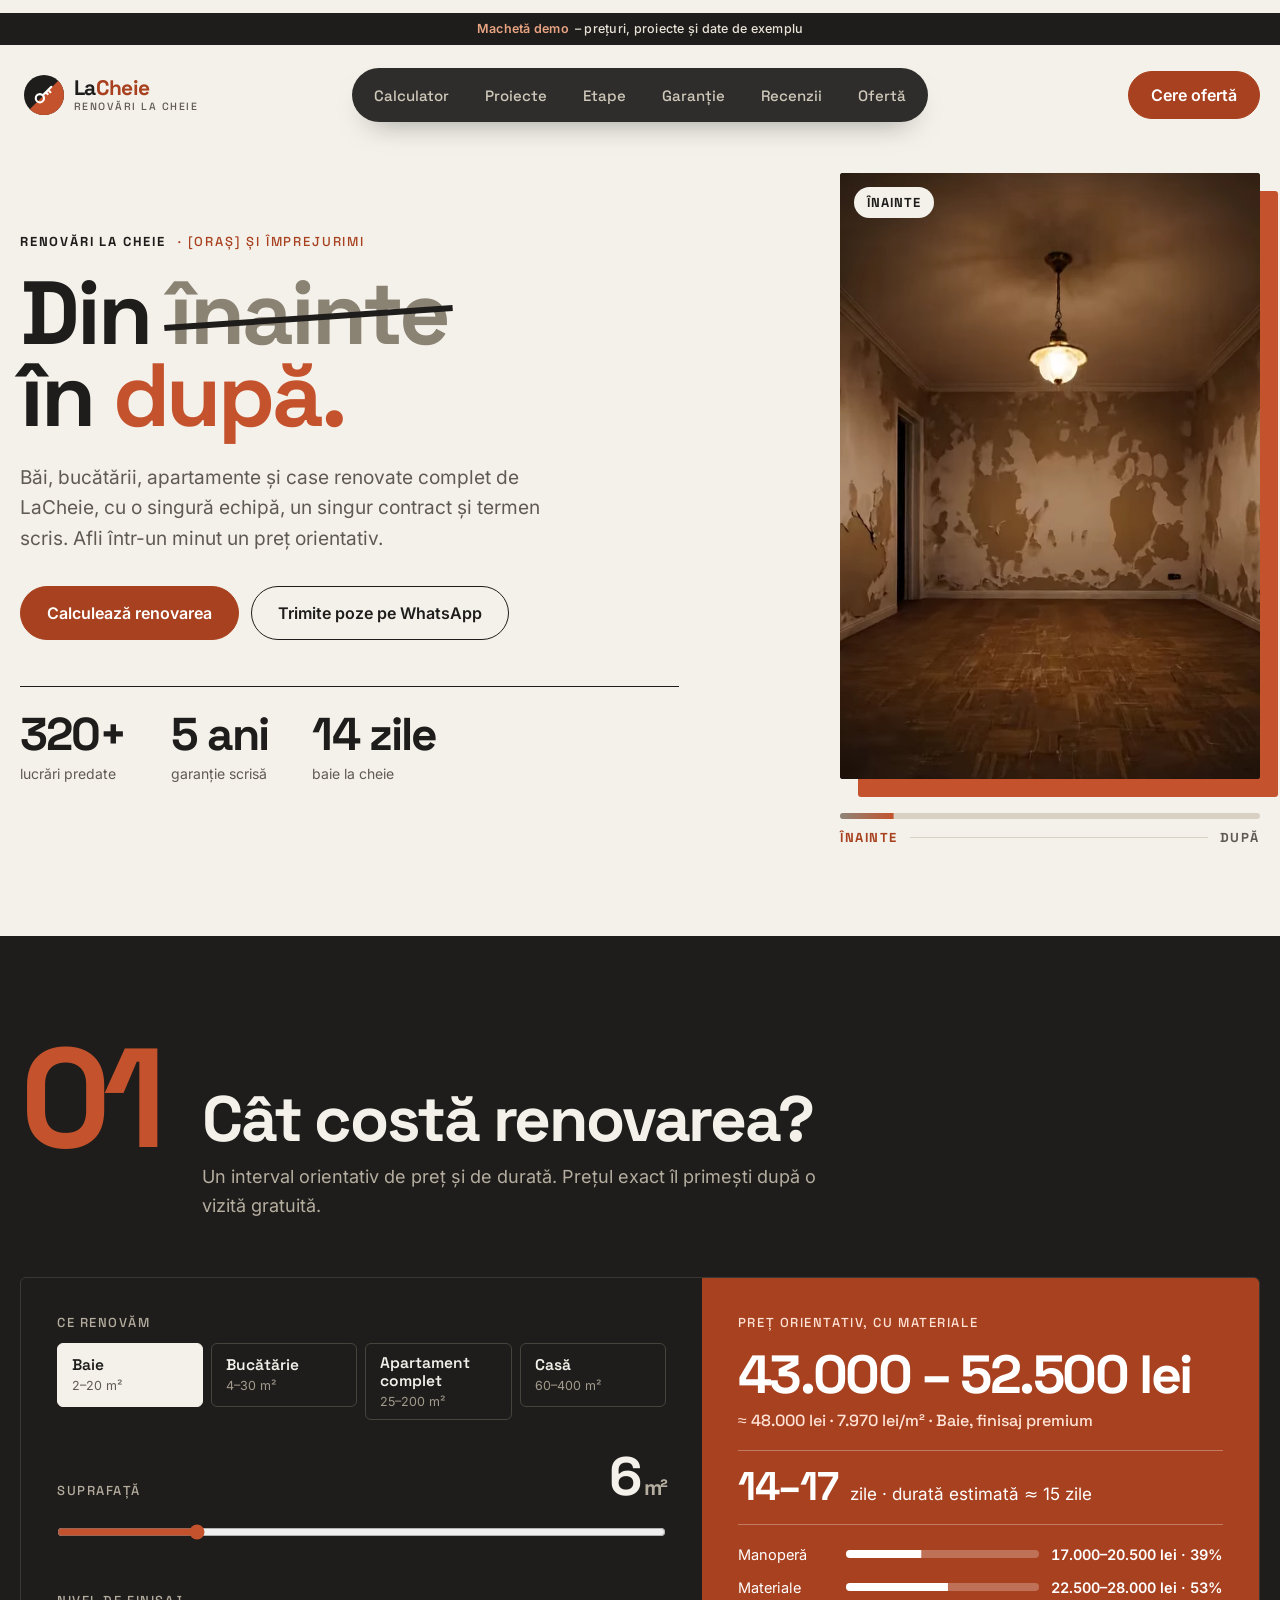
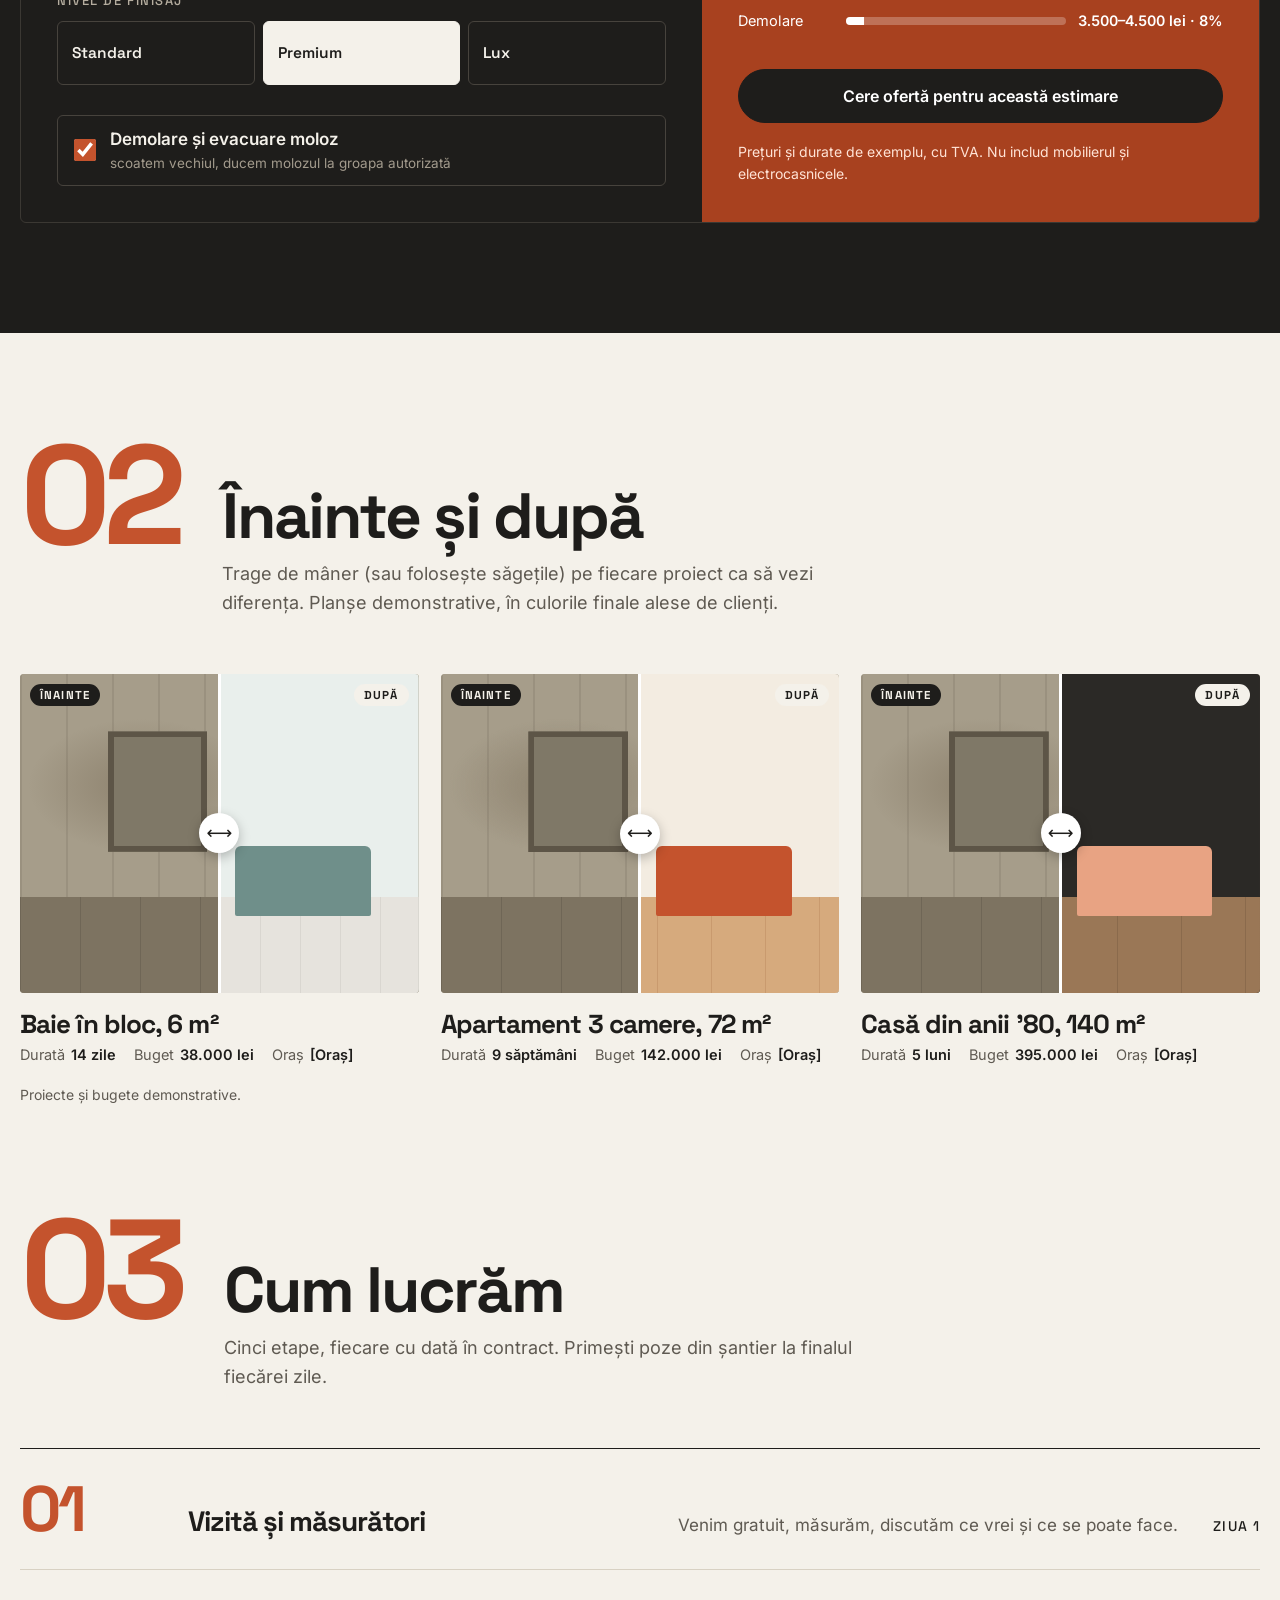
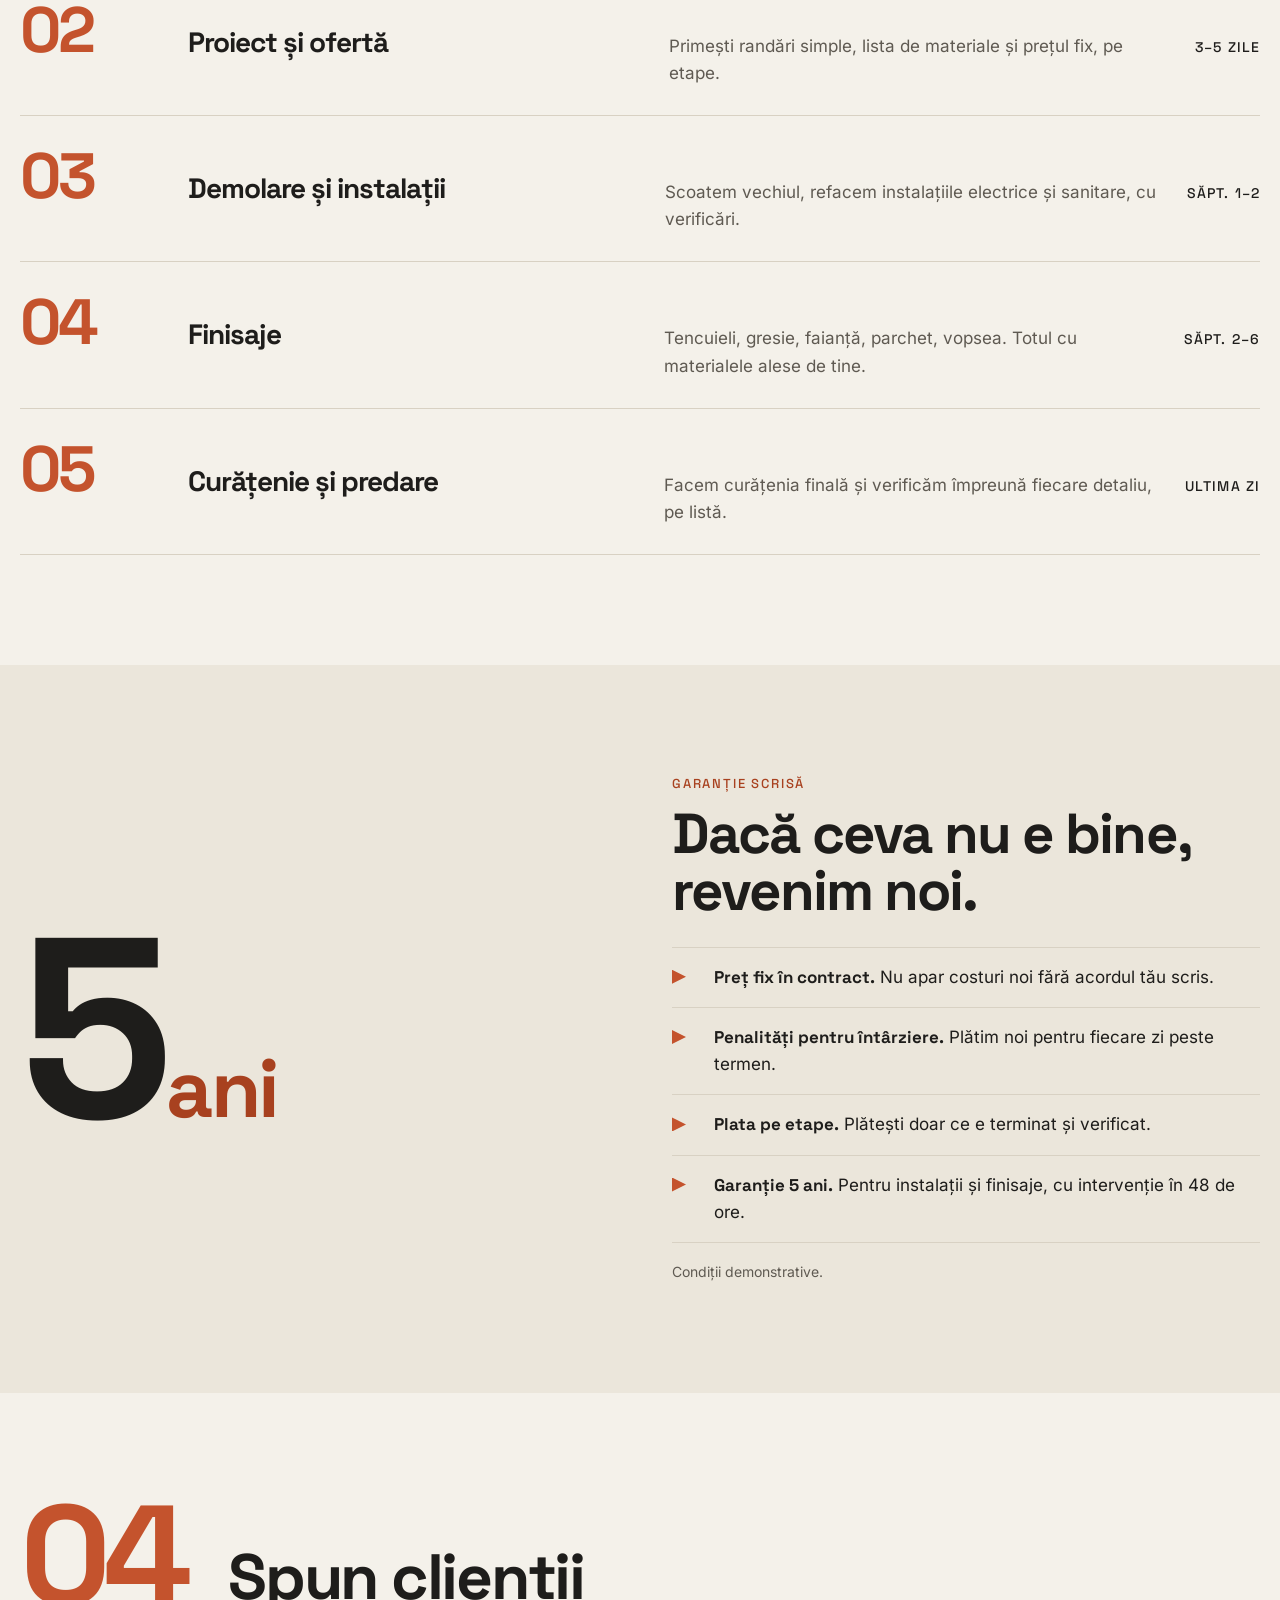
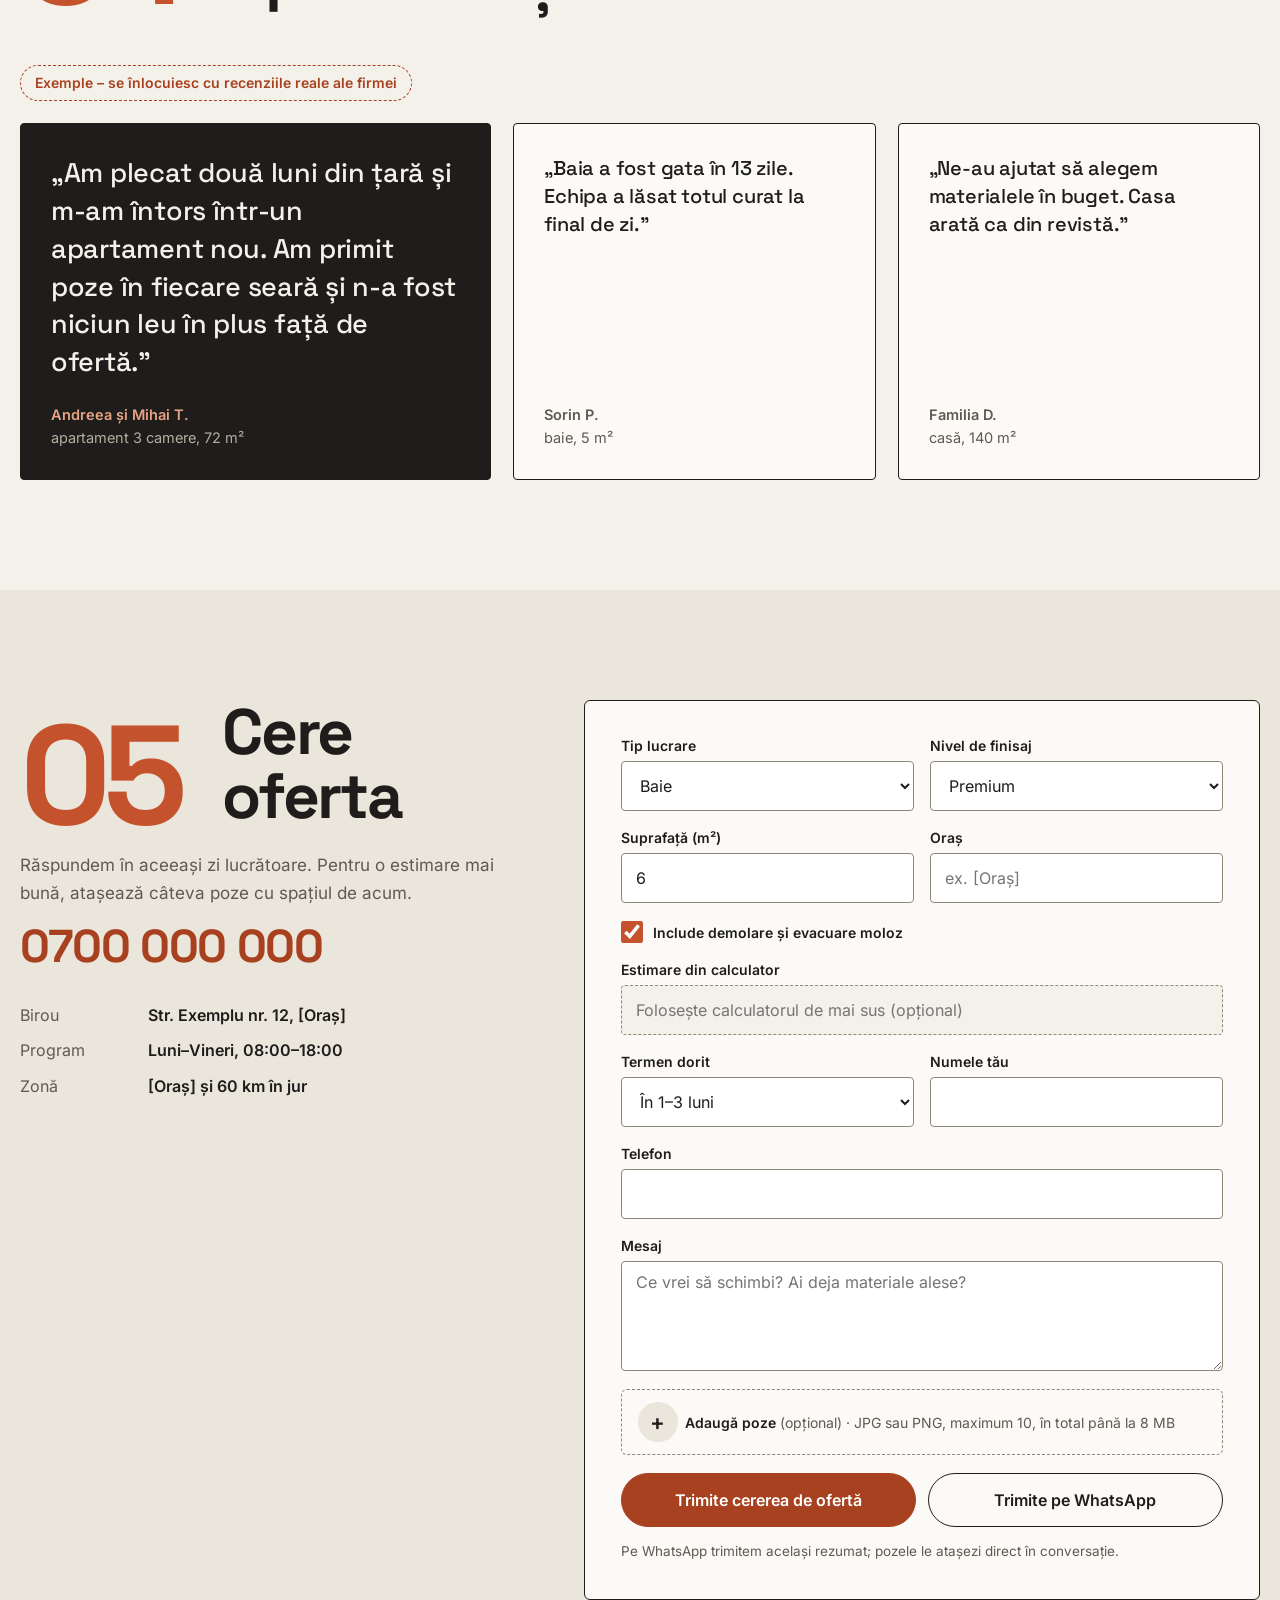
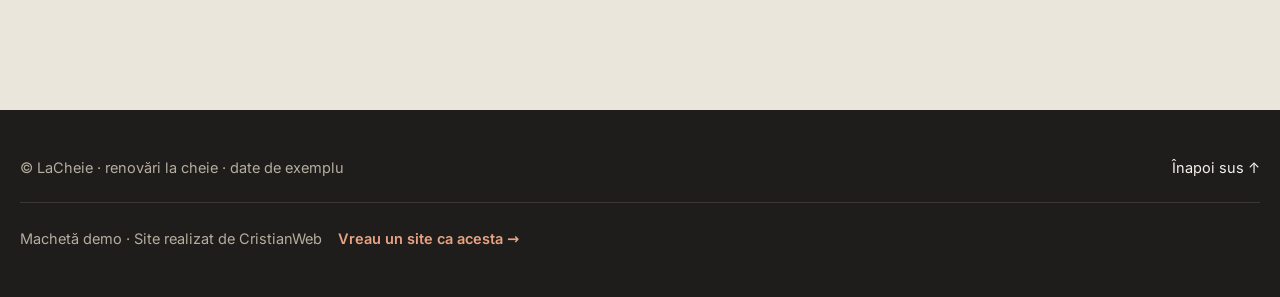
<file: site/index.html>
<!doctype html>
<html lang="ro">
<head>
<meta charset="utf-8">
<meta name="viewport" content="width=device-width,initial-scale=1,viewport-fit=cover">
<title>LaCheie — renovări la cheie</title>
<meta name="description" content="LaCheie – renovări la cheie pentru băi, bucătării, apartamente și case: calculator de preț orientativ, proiecte înainte/după, garanție 5 ani și cerere de ofertă cu poze.">
<meta name="robots" content="noindex,nofollow">
<meta name="theme-color" content="#1e1d1b">
<link rel="icon" href="img/favicon.svg" type="image/svg+xml">
<link rel="preload" href="fonts/space-grotesk-latin.woff2" as="font" type="font/woff2" crossorigin>
<link rel="preload" href="fonts/inter-latin.woff2" as="font" type="font/woff2" crossorigin>
<link rel="preload" href="img/clip1.webp" as="image" fetchpriority="high">
<link rel="stylesheet" href="css/style.css">
</head>
<body>
<p class="demo-bar"><span><b>Machetă demo</b>– prețuri, proiecte și date de exemplu</span></p>

<header class="hdr"><div class="wrap">
<a class="logo" href="#acasa" aria-label="LaCheie – renovări la cheie, începutul paginii"><span class="mark" aria-hidden="true"><svg viewBox="0 0 24 24" fill="none" stroke="currentColor" stroke-width="2.3" stroke-linecap="round" stroke-linejoin="round"><circle cx="7.5" cy="15.5" r="4.5"/><path d="M10.7 12.3 20 3M16.5 6.5l2.5 2.5M14 9l2 2"/></svg></span><span class="w"><b>La<span>Cheie</span></b><small>renovări la cheie</small></span></a>
<nav class="pill" id="meniu" aria-label="Meniu"><a href="#calculator">Calculator</a><a href="#proiecte">Proiecte</a><a href="#etape">Etape</a><a href="#garantie">Garanție</a><a href="#recenzii">Recenzii</a><a href="#oferta">Ofertă</a></nav>
<a class="btn cta" href="#oferta">Cere ofertă</a>
</div></header>

<main>
<section class="hero" id="acasa"><div class="wrap">
<div class="copy">
<p class="kick"><b>Renovări la cheie</b><span class="loc"> · [Oraș] și împrejurimi</span></p>
<h1>Din <s>înainte</s><br>în <em>după.</em></h1>
<p class="lead">Băi, bucătării, apartamente și case renovate complet de LaCheie, cu o singură echipă, un singur contract și termen scris. Afli într-un minut un preț orientativ.</p>
<div class="acts"><a class="btn btn-t" href="#calculator">Calculează renovarea</a><a class="btn btn-l" href="https://wa.me/40700000000" data-wa="hero" target="_blank" rel="noopener">Trimite poze pe WhatsApp</a></div>
<dl class="figs"><div><dt>lucrări predate</dt><dd>320+</dd></div><div><dt>garanție scrisă</dt><dd>5 ani</dd></div><div><dt>baie la cheie</dt><dd>14 zile</dd></div></dl>
</div>
<div class="view">
<figure class="frame" style="margin:0"><video muted loop playsinline preload="none" poster="img/clip1.webp" width="720" height="1038" aria-hidden="true" id="hero-video"><source data-src="img/clip1.webm" type="video/webm"><source data-src="img/clip1.mp4" type="video/mp4"></video><figcaption class="phase" id="phase">Înainte</figcaption></figure>
<div class="prog" aria-hidden="true"><div class="track"><div class="fill" id="prog-fill"></div></div><div class="labels"><span class="on" data-lbl="0">Înainte</span><i></i><span data-lbl="1">După</span></div></div>
</div>
</div></section>

<section class="calc" id="calculator"><div class="wrap">
<div class="sh"><span class="no">01</span><h2>Cât costă renovarea?</h2><p>Un interval orientativ de preț și de durată. Prețul exact îl primești după o vizită gratuită.</p></div>
<div class="calc-grid">
<form class="ctl" id="calc" aria-label="Calculator orientativ">
<fieldset><legend>Ce renovăm</legend>
<div class="opts">
<label class="opt"><input type="radio" name="tip" value="baie" checked><span>Baie<small>2–20 m²</small></span></label>
<label class="opt"><input type="radio" name="tip" value="bucatarie"><span>Bucătărie<small>4–30 m²</small></span></label>
<label class="opt"><input type="radio" name="tip" value="apartament"><span>Apartament complet<small>25–200 m²</small></span></label>
<label class="opt"><input type="radio" name="tip" value="casa"><span>Casă<small>60–400 m²</small></span></label>
</div></fieldset>
<div><div class="area"><label class="lbl" for="mp" style="margin:0">Suprafață</label><output id="mp-out" for="mp">6<small>m²</small></output></div>
<input type="range" id="mp" name="mp" min="2" max="20" step="1" value="6" aria-valuetext="6 metri pătrați"></div>
<fieldset><legend>Nivel de finisaj</legend>
<div class="opts three">
<label class="opt"><input type="radio" name="fin" value="standard"><span>Standard</span></label>
<label class="opt"><input type="radio" name="fin" value="premium" checked><span>Premium</span></label>
<label class="opt"><input type="radio" name="fin" value="lux"><span>Lux</span></label>
</div></fieldset>
<label class="chk"><input type="checkbox" name="demolare" checked><span>Demolare și evacuare moloz<small>scoatem vechiul, ducem molozul la groapa autorizată</small></span></label>
</form>
<div class="out">
<div aria-live="polite" aria-atomic="true" style="display:contents">
<p class="lbl">Preț orientativ, cu materiale</p>
<p class="rng" id="r-rng">—<small>—</small></p>
<p class="dur"><b id="r-dur">—</b><span id="r-dur2">durată estimată</span></p>
</div>
<ul class="split" id="r-split" aria-label="Defalcare estimativă"></ul>
<a class="btn" href="#oferta" data-to-offer>Cere ofertă pentru această estimare</a>
<p class="note">Prețuri și durate de exemplu, cu TVA. Nu includ mobilierul și electrocasnicele.</p>
</div>
</div>
</div></section>

<section id="proiecte"><div class="wrap">
<div class="sh"><span class="no">02</span><h2>Înainte și după</h2><p>Trage de mâner (sau folosește săgețile) pe fiecare proiect ca să vezi diferența. Planșe demonstrative, în culorile finale alese de clienți.</p></div>
<div class="proj">
<article><div class="cmp" style="--wall:#e9efec;--floor:repeating-linear-gradient(90deg,#d9d6d0 0 1px,#e6e3dd 1px 40px);--acc:#6f8f8a"><div class="bef"></div><div class="aft"><i></i></div><span class="tagb">Înainte</span><span class="taga">După</span><span class="line"></span><input type="range" min="0" max="100" step="1" value="50" aria-label="Compară înainte și după: baie în bloc, 6 m²" data-cmp></div>
<h3>Baie în bloc, 6 m²</h3><dl><div><dt>Durată</dt><dd>14 zile</dd></div><div><dt>Buget</dt><dd>38.000 lei</dd></div><div><dt>Oraș</dt><dd>[Oraș]</dd></div></dl></article>
<article><div class="cmp" style="--wall:#f3ece1;--acc:#c4532d"><div class="bef"></div><div class="aft"><i></i></div><span class="tagb">Înainte</span><span class="taga">După</span><span class="line"></span><input type="range" min="0" max="100" step="1" value="50" aria-label="Compară înainte și după: apartament 3 camere, 72 m²" data-cmp></div>
<h3>Apartament 3 camere, 72 m²</h3><dl><div><dt>Durată</dt><dd>9 săptămâni</dd></div><div><dt>Buget</dt><dd>142.000 lei</dd></div><div><dt>Oraș</dt><dd>[Oraș]</dd></div></dl></article>
<article><div class="cmp" style="--wall:#2b2926;--floor:repeating-linear-gradient(90deg,#8a6a4c 0 1px,#9a7756 1px 64px);--acc:#e8a383"><div class="bef"></div><div class="aft"><i></i></div><span class="tagb">Înainte</span><span class="taga">După</span><span class="line"></span><input type="range" min="0" max="100" step="1" value="50" aria-label="Compară înainte și după: casă din anii ’80, 140 m²" data-cmp></div>
<h3>Casă din anii ’80, 140 m²</h3><dl><div><dt>Durată</dt><dd>5 luni</dd></div><div><dt>Buget</dt><dd>395.000 lei</dd></div><div><dt>Oraș</dt><dd>[Oraș]</dd></div></dl></article>
</div>
<p class="note">Proiecte și bugete demonstrative.</p>
</div></section>

<section id="etape" style="padding-top:0"><div class="wrap">
<div class="sh"><span class="no">03</span><h2>Cum lucrăm</h2><p>Cinci etape, fiecare cu dată în contract. Primești poze din șantier la finalul fiecărei zile.</p></div>
<ol class="steps">
<li><h3>Vizită și măsurători</h3><p>Venim gratuit, măsurăm, discutăm ce vrei și ce se poate face.</p><span>Ziua 1</span></li>
<li><h3>Proiect și ofertă</h3><p>Primești randări simple, lista de materiale și prețul fix, pe etape.</p><span>3–5 zile</span></li>
<li><h3>Demolare și instalații</h3><p>Scoatem vechiul, refacem instalațiile electrice și sanitare, cu verificări.</p><span>Săpt. 1–2</span></li>
<li><h3>Finisaje</h3><p>Tencuieli, gresie, faianță, parchet, vopsea. Totul cu materialele alese de tine.</p><span>Săpt. 2–6</span></li>
<li><h3>Curățenie și predare</h3><p>Facem curățenia finală și verificăm împreună fiecare detaliu, pe listă.</p><span>Ultima zi</span></li>
</ol>
</div></section>

<section class="gar" id="garantie"><div class="wrap gar-grid">
<p class="big" aria-label="5 ani garanție">5<span>ani</span></p>
<div><p class="kick">Garanție scrisă</p><h2 style="font-size:clamp(36px,4.4vw,60px);margin-top:14px">Dacă ceva nu e bine, revenim noi.</h2>
<ul><li><div><b>Preț fix în contract.</b> Nu apar costuri noi fără acordul tău scris.</div></li><li><div><b>Penalități pentru întârziere.</b> Plătim noi pentru fiecare zi peste termen.</div></li><li><div><b>Plata pe etape.</b> Plătești doar ce e terminat și verificat.</div></li><li><div><b>Garanție 5 ani.</b> Pentru instalații și finisaje, cu intervenție în 48 de ore.</div></li></ul>
<p class="note">Condiții demonstrative.</p></div>
</div></section>

<section id="recenzii"><div class="wrap">
<div class="sh"><span class="no">04</span><h2>Spun clienții</h2></div>
<p class="rev-tag">Exemple – se înlocuiesc cu recenziile reale ale firmei</p>
<div class="revs">
<figure><blockquote>„Am plecat două luni din țară și m-am întors într-un apartament nou. Am primit poze în fiecare seară și n-a fost niciun leu în plus față de ofertă.”</blockquote><figcaption><b>Andreea și Mihai T.</b>apartament 3 camere, 72 m²</figcaption></figure>
<figure><blockquote>„Baia a fost gata în 13 zile. Echipa a lăsat totul curat la final de zi.”</blockquote><figcaption><b>Sorin P.</b>baie, 5 m²</figcaption></figure>
<figure><blockquote>„Ne-au ajutat să alegem materialele în buget. Casa arată ca din revistă.”</blockquote><figcaption><b>Familia D.</b>casă, 140 m²</figcaption></figure>
</div>
</div></section>

<section id="oferta" style="background:var(--paper2)"><div class="wrap of-grid">
<div class="ct">
<div class="sh" style="grid-template-columns:auto 1fr;margin-bottom:24px"><span class="no">05</span><h2>Cere oferta</h2></div>
<p style="color:var(--muted);margin:0 0 10px">Răspundem în aceeași zi lucrătoare. Pentru o estimare mai bună, atașează câteva poze cu spațiul de acum.</p>
<a class="tel" href="tel:+40700000000">0700 000 000</a>
<dl><dt>Birou</dt><dd>Str. Exemplu nr. 12, [Oraș]</dd><dt>Program</dt><dd>Luni–Vineri, 08:00–18:00</dd><dt>Zonă</dt><dd>[Oraș] și 60 km în jur</dd></dl>
</div>
<div id="oferta-box">
<form class="form" id="oferta-form" name="renovari-lacheie" method="POST" action="/multumim.html" data-netlify="true" netlify-honeypot="bot-field" enctype="multipart/form-data" aria-label="Cerere de ofertă LaCheie">
<input type="hidden" name="form-name" value="renovari-lacheie">
<p class="hp" aria-hidden="true"><label>Nu completa acest câmp<input name="bot-field" tabindex="-1" autocomplete="off"></label></p>
<div class="row"><label>Tip lucrare<select name="tip" id="f-tip"><option value="Baie">Baie</option><option value="Bucătărie">Bucătărie</option><option value="Apartament complet">Apartament complet</option><option value="Casă">Casă</option></select></label>
<label>Nivel de finisaj<select name="nivel" id="f-nivel"><option value="Standard">Standard</option><option value="Premium" selected>Premium</option><option value="Lux">Lux</option></select></label></div>
<div class="row"><label>Suprafață (m²)<input name="suprafata" id="f-mp" type="number" min="1" max="1000" inputmode="numeric" value="6" required></label>
<label>Oraș<input name="oras" id="f-oras" placeholder="ex. [Oraș]" autocomplete="address-level2" required></label></div>
<label class="chk2"><input type="checkbox" name="demolare" id="f-dem" value="Da" checked>Include demolare și evacuare moloz</label>
<label>Estimare din calculator<input name="estimare" id="f-est" readonly placeholder="Folosește calculatorul de mai sus (opțional)"></label>
<div class="row"><label>Termen dorit<select name="termen" id="f-termen"><option>Cât mai repede</option><option selected>În 1–3 luni</option><option>În 3–6 luni</option><option>Sunt flexibil</option></select></label>
<label>Numele tău<input name="nume" id="f-nume" autocomplete="name" required></label></div>
<label>Telefon<input name="telefon" id="f-tel" type="tel" autocomplete="tel" required></label>
<label>Mesaj<textarea name="mesaj" id="f-msg" placeholder="Ce vrei să schimbi? Ai deja materiale alese?"></textarea></label>
<label class="file" id="f-filebox"><b aria-hidden="true">+</b><span id="f-files"><strong style="color:var(--coal)">Adaugă poze</strong> (opțional) · JPG sau PNG, maximum 10, în total până la 8 MB</span><input type="file" name="poza1" accept="image/jpeg,image/png,.jpg,.jpeg,.png" multiple id="f-poze" aria-describedby="f-err"></label>
<p class="ferr" id="f-err" role="alert"></p>
<div hidden><input type="file" name="poza2" tabindex="-1"><input type="file" name="poza3" tabindex="-1"><input type="file" name="poza4" tabindex="-1"><input type="file" name="poza5" tabindex="-1"><input type="file" name="poza6" tabindex="-1"><input type="file" name="poza7" tabindex="-1"><input type="file" name="poza8" tabindex="-1"><input type="file" name="poza9" tabindex="-1"><input type="file" name="poza10" tabindex="-1"></div>
<div class="acts"><button class="btn btn-t" type="submit" id="f-send">Trimite cererea de ofertă</button><a class="btn btn-l" href="https://wa.me/40700000000" id="f-wa" target="_blank" rel="noopener">Trimite pe WhatsApp</a></div>
<p class="small">Pe WhatsApp trimitem același rezumat; pozele le atașezi direct în conversație.</p>
</form>
</div>
</div></section>
</main>

<footer class="foot"><div class="wrap">
<span>© LaCheie · renovări la cheie · date de exemplu</span><a href="#acasa">Înapoi sus ↑</a>
<p class="made" style="margin:0"><span>Machetă demo · Site realizat de CristianWeb</span><a href="https://cristianweb.ro" target="_blank" rel="noopener">Vreau un site ca acesta →</a></p>
</div></footer>

<nav class="dock" aria-label="Contact rapid"><a class="d-call" href="tel:+40700000000">Sună acum</a><a class="d-wa" href="https://wa.me/40700000000" data-wa="dock" target="_blank" rel="noopener">WhatsApp</a></nav>
<script src="js/data.js" defer></script>
<script src="js/app.js" defer></script>
</body>
</html>
</file>
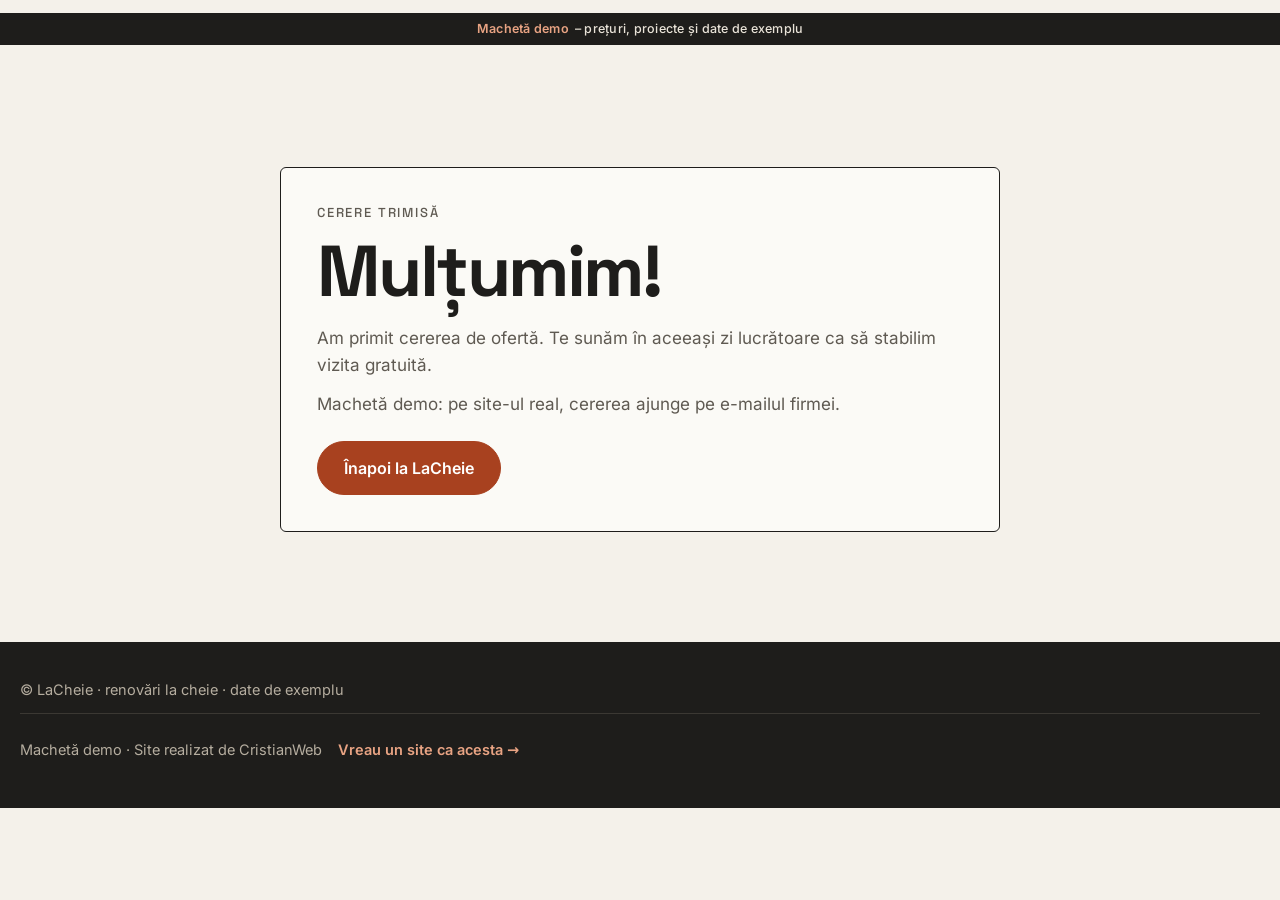
<file: site/multumim.html>
<!doctype html>
<html lang="ro">
<head>
<meta charset="utf-8">
<meta name="viewport" content="width=device-width,initial-scale=1">
<title>Mulțumim — LaCheie, renovări la cheie</title>
<meta name="description" content="Cererea de ofertă către LaCheie – renovări la cheie a fost trimisă.">
<meta name="robots" content="noindex,nofollow">
<meta name="theme-color" content="#1e1d1b">
<link rel="icon" href="img/favicon.svg" type="image/svg+xml">
<link rel="stylesheet" href="css/style.css">
</head>
<body>
<p class="demo-bar"><span><b>Machetă demo</b>– prețuri, proiecte și date de exemplu</span></p>
<main><section><div class="wrap" style="max-width:720px">
<div class="thanks">
<p class="kick">Cerere trimisă</p>
<h1 style="font-size:clamp(40px,6vw,72px);margin:14px 0 18px">Mulțumim!</h1>
<p>Am primit cererea de ofertă. Te sunăm în aceeași zi lucrătoare ca să stabilim vizita gratuită.</p>
<p>Machetă demo: pe site-ul real, cererea ajunge pe e-mailul firmei.</p>
<a class="btn btn-t" href="./">Înapoi la LaCheie</a>
</div>
</div></section></main>
<footer class="foot"><div class="wrap"><span>© LaCheie · renovări la cheie · date de exemplu</span>
<p class="made" style="margin:0"><span>Machetă demo · Site realizat de CristianWeb</span><a href="https://cristianweb.ro" target="_blank" rel="noopener">Vreau un site ca acesta →</a></p>
</div></footer>
</body>
</html>
</file>
<file: site/css/style.css>
/* LaCheie – renovări la cheie (machetă demo) */
@font-face{font-family:'Inter';font-style:normal;font-weight:400 600;font-display:swap;src:url(../fonts/inter-latin-ext.woff2) format('woff2');unicode-range:U+0100-02BA,U+02BD-02C5,U+02C7-02CC,U+02CE-02D7,U+02DD-02FF,U+0304,U+0308,U+0329,U+1D00-1DBF,U+1E00-1E9F,U+1EF2-1EFF,U+2020,U+20A0-20AB,U+20AD-20C4,U+2113,U+2C60-2C7F,U+A720-A7FF}
@font-face{font-family:'Inter';font-style:normal;font-weight:400 600;font-display:swap;src:url(../fonts/inter-latin.woff2) format('woff2');unicode-range:U+0000-00FF,U+0131,U+0152-0153,U+02BB-02BC,U+02C6,U+02DA,U+02DC,U+0304,U+0308,U+0329,U+2000-206F,U+20AC,U+2122,U+2191,U+2193,U+2212,U+2215,U+FEFF,U+FFFD}
@font-face{font-family:'Space Grotesk';font-style:normal;font-weight:500 700;font-display:swap;src:url(../fonts/space-grotesk-latin-ext.woff2) format('woff2');unicode-range:U+0100-02BA,U+02BD-02C5,U+02C7-02CC,U+02CE-02D7,U+02DD-02FF,U+0304,U+0308,U+0329,U+1D00-1DBF,U+1E00-1E9F,U+1EF2-1EFF,U+2020,U+20A0-20AB,U+20AD-20C4,U+2113,U+2C60-2C7F,U+A720-A7FF}
@font-face{font-family:'Space Grotesk';font-style:normal;font-weight:500 700;font-display:swap;src:url(../fonts/space-grotesk-latin.woff2) format('woff2');unicode-range:U+0000-00FF,U+0131,U+0152-0153,U+02BB-02BC,U+02C6,U+02DA,U+02DC,U+0304,U+0308,U+0329,U+2000-206F,U+20AC,U+2122,U+2191,U+2193,U+2212,U+2215,U+FEFF,U+FFFD}

:root{--paper:#f4f1ea;--paper2:#ebe6db;--white:#fbfaf6;--terra:#c4532d;--terra-d:#a8411f;--terra-l:#e8a383;--coal:#1e1d1b;--coal2:#2b2926;--muted:#5f5a52;--line:#d8d1c3;--hdr:76px;--demo-bar:32px}
*{box-sizing:border-box}html{scroll-behavior:smooth;scroll-padding-top:var(--hdr)}
body{margin:0;background:var(--paper);color:var(--coal);font:400 17px/1.6 'Inter',system-ui,sans-serif;-webkit-font-smoothing:antialiased;overflow-x:clip}
a{color:inherit}img,video{display:block;max-width:100%}
h1,h2,h3{font-family:'Space Grotesk',system-ui,sans-serif;font-weight:700;line-height:1;margin:0;letter-spacing:-.035em}
.wrap{width:min(1240px,100% - 40px);margin-inline:auto}
.kick{font:500 13px 'Space Grotesk',sans-serif;letter-spacing:.14em;text-transform:uppercase;color:var(--terra-d);margin:0;display:flex;align-items:center;gap:12px}
.kick b{font-weight:700;color:var(--coal)}
.btn{display:inline-flex;align-items:center;justify-content:center;gap:12px;min-height:54px;padding:0 26px;border-radius:999px;font:600 16px 'Inter',sans-serif;text-decoration:none;border:1.5px solid var(--coal);cursor:pointer;transition:background-color .2s,color .2s}
.btn-t{background:var(--terra-d);border-color:var(--terra-d);color:#fff}.btn-t:hover{background:#8f3518;border-color:#8f3518}
.btn-c{background:var(--coal);color:var(--paper)}.btn-c:hover{background:#000}
.btn-l{background:transparent;color:var(--coal)}.btn-l:hover{background:var(--coal);color:var(--paper)}
:focus-visible{outline:2px solid var(--terra);outline-offset:2px}

/* banner demo */
.demo-bar{height:var(--demo-bar);display:flex;align-items:center;justify-content:center;padding:0 12px;background:var(--coal);color:#e9e3d8;font:500 12.5px/1.2 'Inter',sans-serif;letter-spacing:.02em;text-align:center}
.demo-bar b{color:var(--terra-l);font-weight:600;margin-right:6px}

/* antet: pastilă centrată (segmented control) */
.hdr{position:sticky;top:0;z-index:40;height:var(--hdr);pointer-events:none}
.hdr .wrap{height:100%;display:grid;grid-template-columns:1fr auto 1fr;align-items:center;gap:16px}
.hdr .wrap>*{pointer-events:auto}
.logo{justify-self:start;display:flex;align-items:center;gap:10px;min-height:44px;text-decoration:none;padding:4px 16px 4px 4px;border-radius:999px;background:rgba(244,241,234,.86);backdrop-filter:blur(10px)}
.mark{display:grid;place-items:center;width:40px;height:40px;border-radius:50%;background:var(--coal);color:#fff;position:relative;overflow:hidden;flex:none}
.mark::before{content:"";position:absolute;inset:0;background:var(--terra);clip-path:polygon(100% 0,100% 100%,0 100%)}
.mark svg{position:relative;width:22px;height:22px}
.logo .w{display:flex;flex-direction:column;line-height:1}
.logo .w b{font:700 21px/1 'Space Grotesk',sans-serif;letter-spacing:-.03em}
.logo .w b span{color:var(--terra-d)}
.logo .w small{font:500 10.5px/1 'Space Grotesk',sans-serif;letter-spacing:.14em;text-transform:uppercase;color:var(--muted);margin-top:4px}
.pill{position:relative;display:flex;gap:2px;padding:5px;border-radius:999px;background:rgba(30,29,27,.92);backdrop-filter:blur(10px);box-shadow:0 14px 30px -18px rgba(30,29,27,.6)}
.pill a{position:relative;z-index:1;display:inline-flex;align-items:center;min-height:44px;padding:0 17px;border-radius:999px;text-decoration:none;color:#cfc8bb;font:500 15px 'Space Grotesk',sans-serif;white-space:nowrap;transition:color .25s,background-color .25s}
.pill a:hover{color:#fff}
.pill a[aria-current="true"]{background:var(--paper);color:var(--coal)}
.hdr .cta{justify-self:end;min-height:48px;padding:0 22px;background:var(--terra-d);border-color:var(--terra-d);color:#fff}

/* erou */
.hero{padding:40px 0 90px}
.hero .wrap{display:grid;grid-template-columns:1.12fr .88fr;gap:64px;align-items:center}
.hero h1{font-size:clamp(56px,7vw,112px);margin:22px 0 26px;line-height:.92}
.hero h1 em{font-style:normal;color:var(--terra)}
.hero h1 s{text-decoration:none;color:#8a8273;position:relative}
.hero h1 s::after{content:"";position:absolute;left:-2%;right:-2%;top:52%;height:.07em;background:var(--coal);transform:rotate(-4deg)}
.hero .lead{font-size:19px;color:var(--muted);max-width:30em;margin:0 0 32px}
.hero .acts{display:flex;flex-wrap:wrap;gap:12px}
.figs{display:grid;grid-template-columns:repeat(3,auto);justify-content:start;gap:0 44px;margin:46px 0 0;padding:24px 0 0;border-top:1.5px solid var(--coal)}
.figs dd{margin:0;font:700 46px/1 'Space Grotesk',sans-serif;letter-spacing:-.04em}
.figs dt{font-size:14px;color:var(--muted);margin-top:6px}
.figs div{display:flex;flex-direction:column-reverse}
.view{position:relative;justify-self:end;width:min(100%,420px)}
.frame{position:relative;margin:0;width:100%;aspect-ratio:720/1038;border-radius:3px;overflow:hidden;background:#cfc7b8 url(../img/clip1.webp) center/cover;box-shadow:18px 18px 0 var(--terra)}
.frame video{position:absolute;inset:0;width:100%;height:100%;object-fit:cover}
.phase{position:absolute;z-index:2;left:14px;top:14px;padding:7px 13px;border-radius:999px;background:var(--paper);font:700 13px 'Space Grotesk',sans-serif;letter-spacing:.08em;text-transform:uppercase}
.prog{margin-top:34px}
.prog .track{position:relative;height:6px;border-radius:6px;background:var(--line);overflow:hidden}
.prog .fill{position:absolute;inset:0;background:linear-gradient(90deg,#8d8579,var(--terra));transform-origin:0 50%;transform:scaleX(0)}
.prog .labels{display:flex;justify-content:space-between;align-items:center;margin-top:10px;font:700 13px 'Space Grotesk',sans-serif;letter-spacing:.12em;text-transform:uppercase;color:var(--muted)}
.prog .labels span{transition:color .3s}
.prog .labels span.on{color:var(--terra-d)}
.prog .labels i{flex:1;height:1px;margin:0 12px;background:var(--line);font-style:normal}

section{padding:110px 0}
.sh{display:grid;grid-template-columns:auto 1fr;gap:12px 44px;align-items:end;margin-bottom:56px}
.sh .no{font:700 clamp(80px,11vw,160px)/.75 'Space Grotesk',sans-serif;color:var(--terra);letter-spacing:-.06em}
.sh h2{font-size:clamp(40px,5vw,72px)}
.sh p{grid-column:2;margin:0;color:var(--muted);max-width:36em;font-size:18px}
.note{font-size:14px;color:var(--muted);margin:18px 0 0}

/* calculator */
.calc{background:var(--coal);color:var(--paper)}
.calc .sh p{color:#b5ad9f}
.calc-grid{display:grid;grid-template-columns:1.1fr .9fr;gap:0;border:1px solid #3b3833;border-radius:6px;overflow:hidden}
.ctl{padding:36px;display:grid;gap:30px;align-content:start}
.ctl fieldset{border:0;padding:0;margin:0;min-width:0}
.ctl legend,.ctl .lbl{display:block;font:500 13px 'Space Grotesk',sans-serif;letter-spacing:.12em;text-transform:uppercase;color:#b5ad9f;margin-bottom:12px;padding:0}
.opts{display:grid;grid-template-columns:repeat(4,1fr);gap:8px}
.opts.three{grid-template-columns:repeat(3,1fr)}
.opt{position:relative}
.opt input{position:absolute;inset:0;opacity:0;margin:0;width:100%;height:100%;cursor:pointer}
.opt span{display:flex;flex-direction:column;justify-content:center;min-height:64px;padding:10px 14px;border-radius:6px;border:1px solid #47433d;font:600 15.5px 'Space Grotesk',sans-serif;cursor:pointer;transition:all .2s;line-height:1.2}
.opt span small{font:400 12.5px 'Inter',sans-serif;color:#a39b8d;margin-top:3px}
.opt input:checked+span{background:var(--paper);color:var(--coal);border-color:var(--paper)}
.opt input:checked+span small{color:var(--muted)}
.opt input:focus-visible+span{outline:2px solid var(--terra-l);outline-offset:2px}
.area{display:flex;align-items:baseline;justify-content:space-between;gap:16px}
.area output{font:700 54px/1 'Space Grotesk',sans-serif;letter-spacing:-.04em}
.area output small{font-size:.4em;color:#b5ad9f;margin-left:4px}
.ctl input[type=range]{width:100%;accent-color:var(--terra);min-height:44px;margin:6px 0 0}
.chk{display:flex;align-items:center;gap:14px;min-height:56px;padding:10px 16px;border-radius:6px;border:1px solid #47433d;cursor:pointer;font-weight:600}
.chk input{width:22px;height:22px;accent-color:var(--terra);flex:none;margin:0}
.chk small{display:block;font-weight:400;color:#a39b8d;font-size:13.5px}
.out{background:var(--terra-d);color:#fff;padding:36px;display:flex;flex-direction:column;gap:18px}
.out .lbl{font:500 13px 'Space Grotesk',sans-serif;letter-spacing:.12em;text-transform:uppercase;color:#ffe3d6;margin:0}
.out .rng{font:700 clamp(36px,4.2vw,58px)/.95 'Space Grotesk',sans-serif;letter-spacing:-.045em;margin:0}
.out .rng small{display:block;font-size:max(.3em,14px);letter-spacing:0;margin-top:10px;font-weight:500;color:#ffe3d6;line-height:1.35}
.dur{display:flex;align-items:baseline;flex-wrap:wrap;gap:4px 12px;padding:16px 0;border-top:1px solid rgba(255,255,255,.3);border-bottom:1px solid rgba(255,255,255,.3);margin:0}
.dur b{font:700 40px/1 'Space Grotesk',sans-serif;letter-spacing:-.03em}
.split{display:grid;gap:10px;margin:0;padding:0;list-style:none;font-size:14.5px}
.split li{display:grid;grid-template-columns:96px 1fr auto;gap:12px;align-items:center}
.split .b{height:8px;border-radius:8px;background:rgba(255,255,255,.25);overflow:hidden}
.split .b i{display:block;height:100%;background:#fff;transform-origin:0 50%;transition:transform .35s}
.split .v{font-weight:600;font-variant-numeric:tabular-nums;text-align:right;min-width:9.5em}
.out .btn{background:var(--coal);border-color:var(--coal);color:#fff;margin-top:auto}
.out .btn:hover{background:#000}
.out .note{color:#ffe3d6;margin:0}

/* proiecte înainte/după */
.proj{display:grid;grid-template-columns:repeat(3,1fr);gap:22px}
.proj article{display:flex;flex-direction:column;min-width:0}
.cmp{position:relative;aspect-ratio:4/3.2;border-radius:4px;overflow:hidden;--x:50%;cursor:ew-resize;touch-action:pan-y;user-select:none;-webkit-user-select:none}
.cmp:has(input:focus-visible){outline:3px solid var(--terra);outline-offset:3px}
.cmp .bef,.cmp .aft{position:absolute;inset:0}
.cmp .bef{background:radial-gradient(40% 30% at 30% 35%,rgba(96,80,58,.35),transparent 70%),radial-gradient(30% 25% at 72% 60%,rgba(70,60,45,.4),transparent 70%),repeating-linear-gradient(90deg,#9a917f 0 2px,#a69d8a 2px 46px),#a69d8a}
.cmp .bef::before{content:"";position:absolute;left:0;right:0;bottom:0;height:30%;background:repeating-linear-gradient(90deg,#6f6656 0 1px,#7d7361 1px 60px)}
.cmp .bef::after{content:"";position:absolute;left:22%;top:18%;width:22%;height:34%;background:#7f7867;border:6px solid #5d5547;clip-path:polygon(0 0,100% 0,100% 100%,0 100%,0 0,30% 40%,0 100%)}
.cmp .aft{clip-path:inset(0 0 0 var(--x));background:var(--wall,#efe9dd)}
.cmp .aft::before{content:"";position:absolute;left:0;right:0;bottom:0;height:30%;background:var(--floor,repeating-linear-gradient(90deg,#c99a6e 0 1px,#d6aa7d 1px 54px))}
.cmp .aft::after{content:"";position:absolute;left:22%;top:16%;width:24%;height:38%;background:linear-gradient(180deg,#cfe3ea,#eaf3f5);border:6px solid #fff;box-shadow:0 0 0 1px #d8d1c3}
.cmp .aft i{position:absolute;right:12%;bottom:24%;width:34%;height:22%;border-radius:6px 6px 2px 2px;background:var(--acc,var(--terra))}
.cmp .tagb,.cmp .taga{position:absolute;z-index:2;top:10px;padding:4px 10px;border-radius:999px;font:700 11.5px 'Space Grotesk',sans-serif;letter-spacing:.1em;text-transform:uppercase;pointer-events:none}
.cmp .tagb{left:10px;background:var(--coal);color:var(--paper)}.cmp .taga{right:10px;background:var(--paper);color:var(--coal)}
.cmp .line{position:absolute;z-index:2;top:0;bottom:0;left:var(--x);width:3px;margin-left:-1.5px;background:#fff;pointer-events:none}
.cmp .line::after{content:"⟷";position:absolute;top:50%;left:50%;width:40px;height:40px;margin:-20px 0 0 -20px;border-radius:50%;background:#fff;display:grid;place-items:center;font-size:18px;color:var(--coal);box-shadow:0 4px 12px rgba(0,0,0,.25)}
.cmp input{position:absolute;z-index:3;inset:0;width:100%;height:100%;margin:0;opacity:0;pointer-events:none}
.proj h3{font-size:26px;margin:18px 0 6px}
.proj dl{display:flex;flex-wrap:wrap;gap:4px 18px;margin:0;font-size:14.5px;color:var(--muted)}
.proj dl div{display:flex;gap:6px}.proj dd{margin:0;color:var(--coal);font-weight:600}

/* etape */
.steps{list-style:none;margin:0;padding:0;border-top:1.5px solid var(--coal);counter-reset:e}
.steps li{display:grid;grid-template-columns:140px 1fr 1.1fr auto;gap:28px;align-items:baseline;padding:28px 0;border-bottom:1px solid var(--line);counter-increment:e}
.steps li::before{content:counter(e,decimal-leading-zero);font:700 64px/1 'Space Grotesk',sans-serif;letter-spacing:-.05em;color:var(--terra)}
.steps h3{font-size:28px}
.steps p{margin:0;color:var(--muted)}
.steps span{font:500 14px 'Space Grotesk',sans-serif;letter-spacing:.08em;text-transform:uppercase;white-space:nowrap}

/* garanție */
.gar{background:var(--paper2)}
.gar-grid{display:grid;grid-template-columns:1fr 1fr;gap:64px;align-items:center}
.gar .big{font:700 clamp(150px,20vw,290px)/.8 'Space Grotesk',sans-serif;letter-spacing:-.07em;color:var(--coal);margin:0}
.gar .big span{color:var(--terra-d);font-size:.32em;letter-spacing:-.03em;margin-left:10px}
.gar ul{list-style:none;margin:28px 0 0;padding:0;display:grid;gap:0;border-top:1px solid var(--line)}
.gar li{display:grid;grid-template-columns:28px 1fr;gap:14px;padding:16px 0;border-bottom:1px solid var(--line)}
.gar li::before{content:"";width:14px;height:14px;margin-top:6px;background:var(--terra);clip-path:polygon(0 0,100% 50%,0 100%)}
.gar li b{font-family:'Space Grotesk',sans-serif}

/* recenzii */
.rev-tag{display:inline-flex;align-items:center;gap:8px;margin:0 0 22px;padding:8px 14px;border-radius:999px;border:1.5px dashed var(--terra-d);color:var(--terra-d);font:600 14px/1.3 'Inter',sans-serif}
.revs{display:grid;grid-template-columns:1.3fr 1fr 1fr;gap:22px}
.revs figure{margin:0;padding:30px;border:1.5px solid var(--coal);border-radius:4px;display:flex;flex-direction:column;background:var(--white)}
.revs figure:first-child{background:var(--coal);color:var(--paper)}
.revs blockquote{margin:0 0 22px;font:500 20px/1.4 'Space Grotesk',sans-serif;letter-spacing:-.01em}
.revs figure:first-child blockquote{font-size:27px}
.revs figcaption{margin-top:auto;font-size:14.5px;color:var(--muted)}
.revs figure:first-child figcaption{color:#b5ad9f}
.revs figcaption b{color:inherit;display:block;font-weight:600}
.revs figure:first-child figcaption b{color:var(--terra-l)}

/* ofertă */
.of-grid{display:grid;grid-template-columns:.85fr 1.15fr;gap:64px;align-items:start}
.form{display:grid;gap:18px;padding:36px;border-radius:6px;background:var(--white);border:1.5px solid var(--coal);min-width:0}
.form label{display:grid;gap:7px;font:600 14px 'Inter',sans-serif;min-width:0}
.form .row{display:grid;grid-template-columns:1fr 1fr;gap:16px}
.form input,.form select,.form textarea{width:100%;min-height:50px;padding:10px 14px;border-radius:4px;border:1px solid #8f8778;background:#fff;color:var(--coal);font:400 16px 'Inter',sans-serif}
.form input[readonly]{background:var(--paper);border-style:dashed}
.form textarea{min-height:110px;resize:vertical}
.form input:focus,.form select:focus,.form textarea:focus{outline:2px solid var(--terra);outline-offset:1px;border-color:var(--terra)}
.form .chk2{display:flex;align-items:center;gap:10px;font-weight:600}
.form .chk2 input{width:22px;height:22px;min-height:0;accent-color:var(--terra);margin:0;flex:none}
.file{position:relative;display:flex!important;align-items:center;gap:14px;min-height:64px;padding:12px 16px;border:1.5px dashed #8f8778;border-radius:6px;cursor:pointer}
.file input{position:absolute;inset:0;opacity:0;cursor:pointer;min-height:0}
.file b{display:grid;place-items:center;width:40px;height:40px;border-radius:50%;background:var(--paper2);font-size:22px;flex:none}
.file span{font-weight:400;color:var(--muted)}
.file:focus-within{outline:2px solid var(--terra);outline-offset:2px}
.file.bad{border-color:#b3261e;background:#fdf1ef}
.ferr{margin:-6px 0 0;color:#b3261e;font-weight:600;font-size:14.5px}
.ferr:empty{display:none}
.hp{position:absolute;left:-10000px;width:1px;height:1px;overflow:hidden}
.form .acts{display:flex;flex-wrap:wrap;gap:12px}
.form .acts .btn{flex:1 1 220px}
.form .small{font-size:13.5px;color:var(--muted);margin:-4px 0 0}
.form button[disabled]{opacity:.6;cursor:progress}
.thanks{padding:36px;border-radius:6px;background:var(--white);border:1.5px solid var(--coal)}
.thanks h3{font-size:clamp(30px,3.4vw,44px);margin:10px 0 14px}
.thanks p{margin:0 0 12px;color:var(--muted)}
.thanks .btn{margin-top:10px}
.ct dl{display:grid;grid-template-columns:110px 1fr;gap:10px 18px;margin:28px 0 0;font-size:16px}
.ct dt{color:var(--muted)}.ct dd{margin:0;font-weight:600}
.ct .tel{display:inline-flex;align-items:center;min-height:56px;font:700 clamp(34px,3.6vw,48px) 'Space Grotesk',sans-serif;letter-spacing:-.03em;text-decoration:none;color:var(--terra-d)}

.foot{padding:36px 0;background:var(--coal);color:#b5ad9f;font-size:14.5px}
.foot .wrap{display:flex;flex-wrap:wrap;justify-content:space-between;align-items:center;gap:12px 24px}
.foot a{display:inline-flex;align-items:center;min-height:44px;color:var(--paper);text-decoration:none}
.foot a:hover{text-decoration:underline}
.foot .made{flex-basis:100%;display:flex;flex-wrap:wrap;align-items:center;gap:4px 16px;padding-top:14px;border-top:1px solid #3b3833}
.foot .made a{color:var(--terra-l);font-weight:600}
.dock{display:none}

@media (max-width:1120px){.hdr .cta{display:none}.hdr .wrap{grid-template-columns:auto 1fr}.pill{justify-self:end}}
@media (max-width:980px){
 :root{--hdr:64px}
 .hdr{pointer-events:auto;background:rgba(244,241,234,.96);border-bottom:1px solid var(--line);backdrop-filter:blur(10px)}
 .hdr .wrap{display:flex;gap:8px;width:100%;padding-left:16px}
 .logo{padding:0;background:none;backdrop-filter:none;flex:none}
 .logo .w{position:absolute;width:1px;height:1px;overflow:hidden;clip:rect(0 0 0 0)}
 .mark{width:44px;height:44px}
 .pill{flex:1;min-width:0;background:none;box-shadow:none;backdrop-filter:none;border-radius:0;padding:0 16px 0 0;gap:6px;overflow-x:auto;scrollbar-width:none;-webkit-overflow-scrolling:touch;-webkit-mask-image:linear-gradient(90deg,#000 85%,transparent);mask-image:linear-gradient(90deg,#000 85%,transparent)}
 .pill::-webkit-scrollbar{display:none}
 .pill a{flex:none;color:var(--coal);border:1px solid var(--line);background:var(--white);padding:0 15px;font-size:14.5px}
 .pill a[aria-current="true"]{background:var(--coal);color:var(--paper);border-color:var(--coal)}
 .hero{position:relative;padding:0;min-height:calc(100svh - var(--demo-bar) - var(--hdr));display:flex;align-items:flex-end;overflow:hidden;color:#fff}
 .hero .wrap{display:block;position:static;padding:0 0 calc(104px + env(safe-area-inset-bottom))}
 .hero .copy{position:relative;z-index:2}
 .view{position:static;width:auto}
 .frame{position:absolute;inset:0;width:100%;height:100%;aspect-ratio:auto;border-radius:0;box-shadow:none;z-index:0}
 .phase{display:none}
 .prog{position:absolute;z-index:2;left:16px;right:16px;top:14px;margin:0}
 .prog .track{background:rgba(255,255,255,.35);height:4px}
 .prog .labels{color:rgba(255,255,255,.85);font-size:11.5px;text-shadow:0 1px 4px rgba(0,0,0,.5)}
 .prog .labels span.on{color:#fff}
 .prog .labels i{background:rgba(255,255,255,.4)}
 .hero::after{content:"";position:absolute;inset:0;z-index:1;background:linear-gradient(180deg,rgba(30,29,27,.35) 0%,rgba(30,29,27,0) 16%,rgba(30,29,27,.25) 32%,rgba(30,29,27,.8) 50%,rgba(30,29,27,.95) 78%)}
 .hero .kick .loc{display:none}
 .hero .kick{color:var(--terra-l)}.hero .kick b{color:#fff}
 .hero h1{font-size:clamp(46px,13vw,64px);margin:12px 0 14px}
 .hero h1 em{color:var(--terra-l)}
 .hero h1 s{color:#cfc7b8}.hero h1 s::after{background:var(--terra-l)}
 .hero .lead{color:#e9e3d8;font-size:16.5px;margin-bottom:20px}
 .hero .acts .btn{flex:1 1 100%}
 .hero .btn-l{border-color:rgba(255,255,255,.7);color:#fff}
 .figs{display:none}
 section{padding:72px 0}
 .sh{grid-template-columns:1fr;gap:10px;margin-bottom:36px}
 .sh p{grid-column:1}
 .sh .no{font-size:72px}
 .calc-grid,.gar-grid,.of-grid,.revs,.proj{grid-template-columns:1fr}
 .ctl,.out{padding:24px 18px}
 .steps li{grid-template-columns:64px 1fr;gap:6px 16px;padding:22px 0}
 .steps li::before{font-size:40px;grid-row:1/4}
 .steps span{grid-column:2}
 .gar-grid{gap:28px}
 .form,.thanks{padding:24px 18px}
 .revs figure:first-child blockquote{font-size:23px}
 .dock{display:grid;grid-template-columns:1fr 1fr;gap:10px;position:fixed;left:0;right:0;bottom:0;z-index:50;padding:10px 12px calc(10px + env(safe-area-inset-bottom));background:var(--coal)}
 .dock a{display:flex;align-items:center;justify-content:center;min-height:52px;border-radius:999px;text-decoration:none;font-weight:600}
 .dock .d-call{background:var(--terra-d);color:#fff}.dock .d-wa{border:1.5px solid #6b655c;color:var(--paper)}
 body{padding-bottom:calc(74px + env(safe-area-inset-bottom))}
}
@media (max-width:600px){
 :root{--demo-bar:40px}
 .demo-bar{font-size:12px}
 .opts{grid-template-columns:1fr 1fr}
 .opts.three{grid-template-columns:repeat(3,1fr)}
 .opts.three .opt span{padding:10px 8px;font-size:14.5px}
 .form .row{grid-template-columns:1fr}
 .split li{grid-template-columns:84px 1fr;gap:4px 12px}
 .split .v{grid-column:1/-1;text-align:left;min-width:0;font-size:13.5px}
 .area output{font-size:44px}
 .ct dl{grid-template-columns:1fr;gap:2px}.ct dd{margin-bottom:10px}
}
@media (prefers-reduced-motion:reduce){html{scroll-behavior:auto}.split .b i{transition:none}}
</file>
